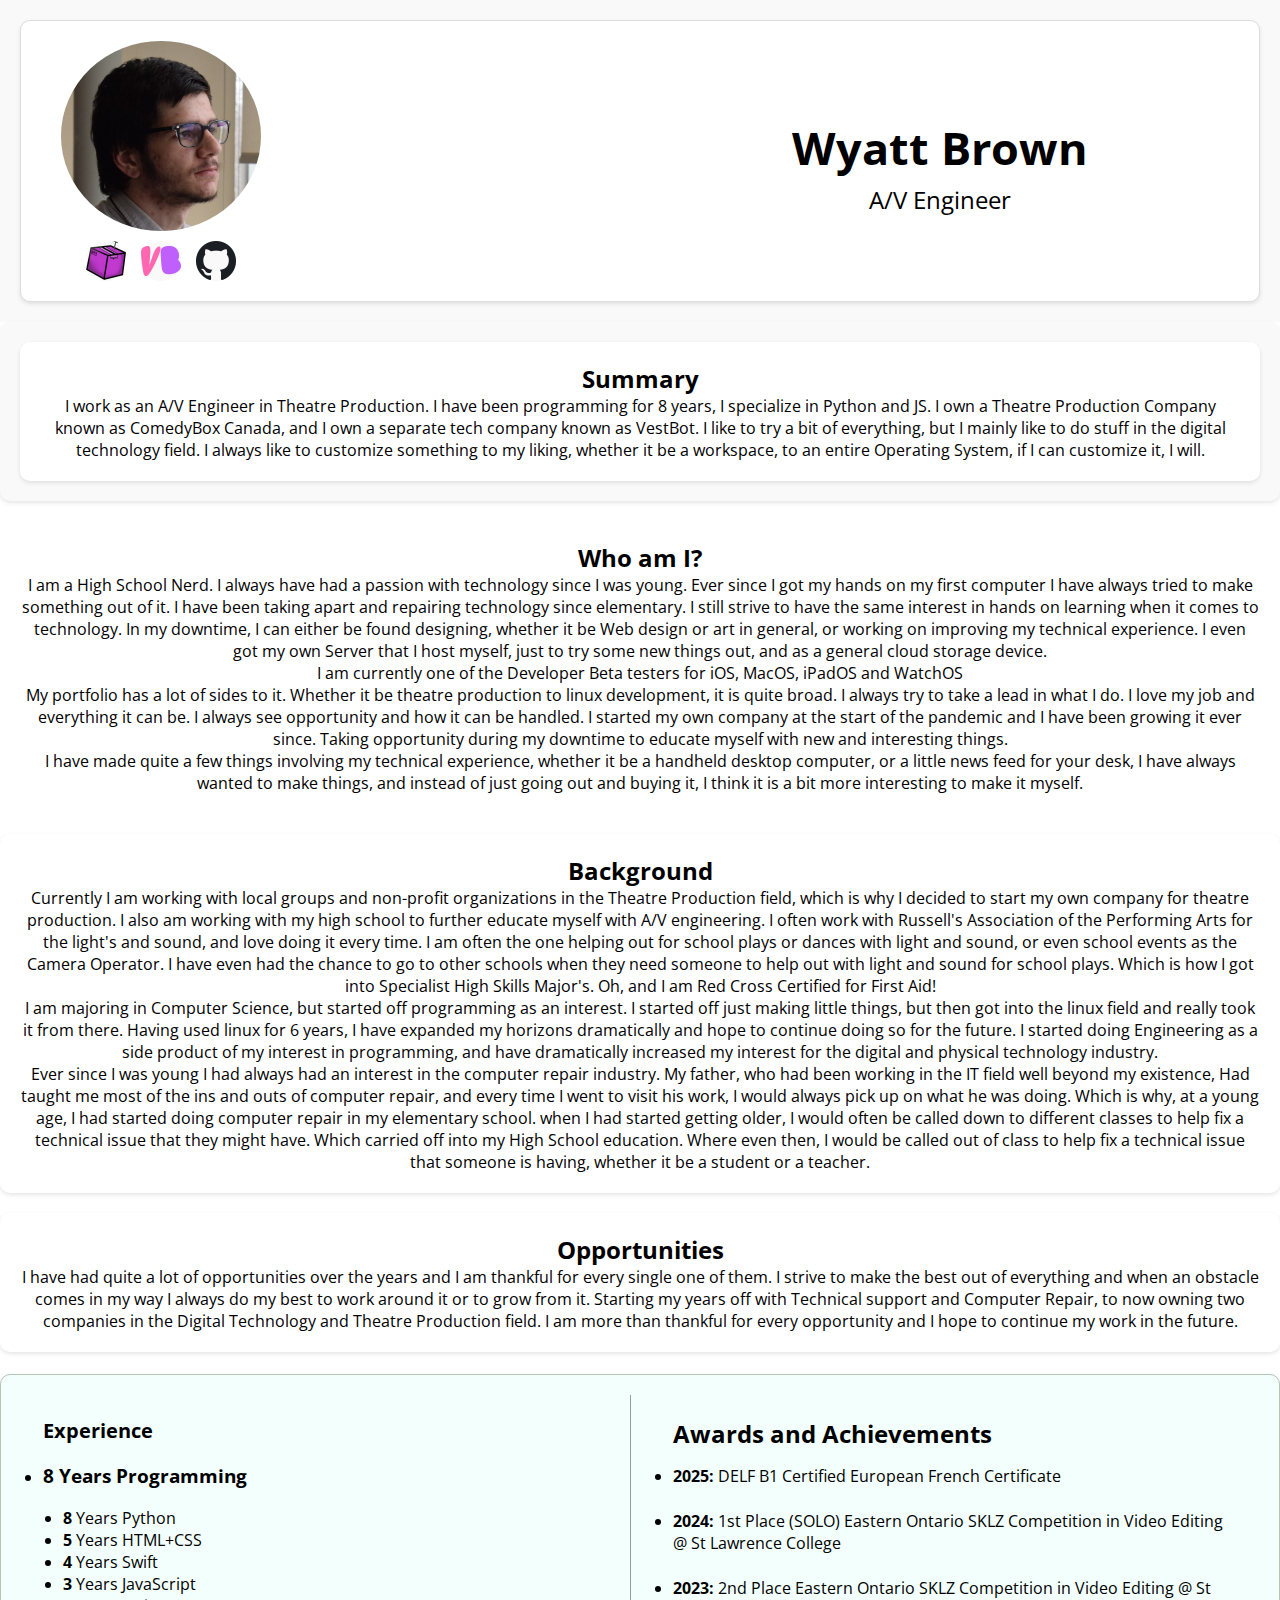
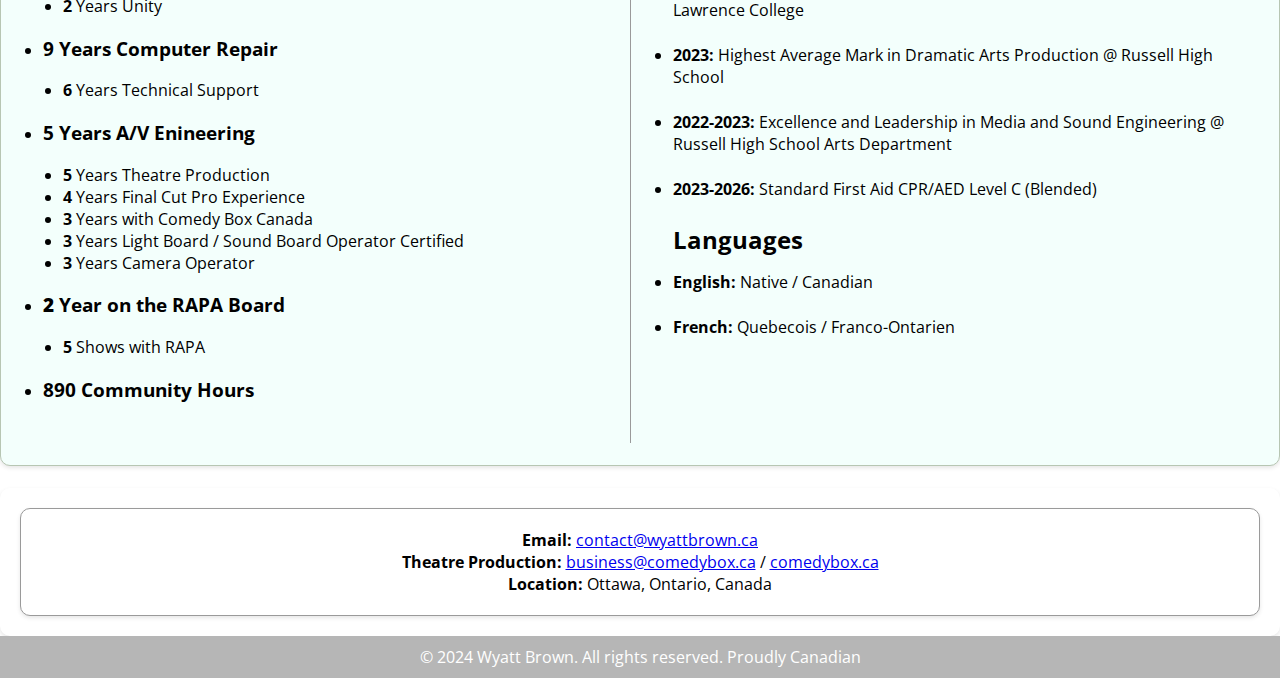
<file: index.html>
<!DOCTYPE html>
<html lang="en">
    <!-- Last updated 9th December, 2024 @ 10:25 EST -->
<head>
    <meta charset="UTF-8">
    <meta name="viewport" content="width=device-width, initial-scale=1.0">
    <link rel="icon" type="image/x-icon" href="/favicon.png">
    <link rel="stylesheet" href="https://fonts.googleapis.com/css?family=Open+Sans:400,600,700&display=swap">
    <link rel="stylesheet" href="styles.css">
    <title>Wyatt Brown</title>
</head>
<body>
<a rel="me" href="https://social.vestbot.ca/@Wyatt"></a>
<div class="header-content">
    <div class="content-section window">
        <div class="left-section">
            <img src="ICON.jpeg" alt="Wyatt Brown" class="profile-photo">
         <div class="social-icons">
    <a href="https://comedybox.ca" class="social-icon">
        <img src="cb.png" alt="ComedyBox">
    </a>
    <a href="https://www.vestbot.ca" class="social-icon">
        <img src="vb.png" alt="VestBot">
    </a>
   <a href="#" class="social-icon">
        <img src="Github.png" alt="GitHub">
    </a>
</div>
        </div>
        <div class="right-section">
            <div class="name-job">
                <div class="name">Wyatt Brown</div>
                <div class="job-title">A/V Engineer</div>
            </div>
        </div>
    </div>
</div>


<section class="summary-section">
    <div class="summary-window">
        <h2>Summary</h2>
        <p>I work as an A/V Engineer in Theatre Production. I have been programming for 8 years, I specialize in Python and JS. I own a Theatre Production Company known as ComedyBox Canada, and I own a separate tech company known as VestBot. I like to try a bit of everything, but I mainly like to do stuff in the digital technology field. I always like to customize something to my liking, whether it be a workspace, to an entire Operating System, if I can customize it, I will.</p>
    </div>
</section>


<section class="bio-section">
    <div class="bio-window">
        <h2>Who am I?</h2>
        <p>I am a High School Nerd. I always have had a passion with technology since I was young. Ever since I got my hands on my first computer I have always tried to make something out of it. I have been taking apart and repairing technology since elementary. I still strive to have the same interest in hands on learning when it comes to technology. In my downtime, I can either be found designing, whether it be Web design or art in general, or working on improving my technical experience. I even got my own Server that I host myself, just to try some new things out, and as a general cloud storage device.</p>
<p>I am currently one of the Developer Beta testers for iOS, MacOS, iPadOS and WatchOS</p>
<p>My portfolio has a lot of sides to it. Whether it be theatre production to linux development, it is quite broad. I always try to take a lead in what I do. I love my job and everything it can be. I always see opportunity and how it can be handled. I started my own company at the start of the pandemic and I have been growing it ever since. Taking opportunity during my downtime to educate myself with new and interesting things.</p>
<p>I have made quite a few things involving my technical experience, whether it be a handheld desktop computer, or a little news feed for your desk, I have always wanted to make things, and instead of just going out and buying it, I think it is a bit more interesting to make it myself.</p>
    </div>
</section>

<section class="bac-section">
    <div class="bac-window">
        <h2>Background</h2>
        <p>Currently I am working with local groups and non-profit organizations in the Theatre Production field, which is why I decided to start my own company for theatre production. I also am working with my high school to further educate myself with A/V engineering. I often work with Russell's Association of the Performing Arts for the light's and sound, and love doing it every time. I am often the one helping out for school plays or dances with light and sound, or even school events as the Camera Operator. I have even had the chance to go to other schools when they need someone to help out with light and sound for school plays. Which is how I got into Specialist High Skills Major's. Oh, and I am Red Cross Certified for First Aid!</p>
<p>I am majoring in Computer Science, but started off programming as an interest. I started off just making little things, but then got into the linux field and really took it from there. Having used linux for 6 years, I have expanded my horizons dramatically and hope to continue doing so for the future. I started doing Engineering as a side product of my interest in programming, and have dramatically increased my interest for the digital and physical technology industry.</p>
<p>Ever since I was young I had always had an interest in the computer repair industry. My father, who had been working in the IT field well beyond my existence, Had taught me most of the ins and outs of computer repair, and every time I went to visit his work, I would always pick up on what he was doing. Which is why, at a young age, I had started doing computer repair in my elementary school. when I had started getting older, I would often be called down to different classes to help fix a technical issue that they might have. Which carried off into my High School education. Where even then, I would be called out of class to help fix a technical issue that someone is having, whether it be a student or a teacher.</p>
    </div>
</section>


<section class="bac-section">
    <div class="bac-window">
        <h2>Opportunities</h2>
        <p>I have had quite a lot of opportunities over the years and I am thankful for every single one of them. I strive to make the best out of everything and when an obstacle comes in my way I always do my best to work around it or to grow from it. Starting my years off with Technical support and Computer Repair, to now owning two companies in the Digital Technology and Theatre Production field. I am more than thankful for every opportunity and I hope to continue my work in the future.</p>
    </div>
</section>


<section class="skills-achievements-section">
    <div class="skills-window">
        <div class="skills">
            <h2>Experience</h2>
            <ul>
                <li>
                    <h3>8 Years Programming</h3>
                    <ul class="sub-skills">
                        <li><strong>8</strong> Years Python</li>
                        <li><strong>5</strong> Years HTML+CSS</li>
                        <li><strong>4</strong> Years Swift</li>
                        <li><strong>3</strong> Years JavaScript</li>
                        <li><strong>2</strong> Years Unity</li>
                        <!-- Add more subskills here -->
                    </ul>
                </li>
                <li>
                    <h3>9 Years Computer Repair</h3>
                    <ul class="sub-skills">
                        <li><strong>6</strong> Years Technical Support</li>
                        <!-- Add more subskills here -->
                    </ul>
                </li>

                <li>
                    <h3>5 Years A/V Enineering</h3>
                    <ul class="sub-skills">
                        <li><strong>5</strong> Years Theatre Production</li>
                        <li><strong>4</strong> Years Final Cut Pro Experience</li>
                        <li><strong>3</strong> Years with Comedy Box Canada</li>
                        <li><strong>3</strong> Years Light Board / Sound Board Operator Certified</li>
                        <li><strong>3</strong> Years Camera Operator</li>
                        <!-- Add more subskills here -->
                    </ul>
                </li>
                <li>
                <h3><strong>2</strong> Year on the RAPA Board</h3>
                <ul class="sub-skills">
                    <li><strong>5</strong> Shows with RAPA</li>
                    <!-- Add more subskills here -->
                </ul>
                </li>
                <li>
                    <h3>890 Community Hours</h3>
                        <!-- Add more subskills here -->
                </li>
                <!-- Add more main skills here -->
            </ul>
        </div>
    </div>

    <div class="achievements-window">
        <h2>Awards and Achievements</h2>
            <ul class="achievements">
                <li><strong>2025:</strong> DELF B1 Certified European French Certificate</li>
                <li><strong>2024:</strong> 1st Place (SOLO) Eastern Ontario SKLZ Competition in Video Editing @ St Lawrence College</li>
                <li><strong>2023:</strong> 2nd Place Eastern Ontario SKLZ Competition in Video Editing @ St Lawrence College</li>
                <li><strong>2023:</strong> Highest Average Mark in Dramatic Arts Production @ Russell High School</li>
                <li><strong>2022-2023:</strong> Excellence and Leadership in Media and Sound Engineering @ Russell High School Arts Department</li>
                <li><strong>2023-2026:</strong> Standard First Aid CPR/AED Level C (Blended)</li> 
                <!-- Add more achievements here -->
            </ul>
<h2>Languages</h2>
<ul class="achievements">
<li> <Strong> English:</strong> Native / Canadian </li>
<li> <strong> French:</strong> Quebecois / Franco-Ontarien </li>
        </div>
    </div>
</section>


<section class="contact-section">
    <div class="contact-window">
        <div class="contact-info">
            <p><strong>Email:</strong> <a href="mailto:contact@wyattbrown.ca"> contact@wyattbrown.ca</a></p>
            <p><strong>Theatre Production:</strong> <a href="mailto:business@comedybox.ca"> business@comedybox.ca</a> / <a href="https://comedybox.ca"> comedybox.ca</a> </p>
            <p><strong>Location:</strong> Ottawa, Ontario, Canada</p>
        </div>
    </div>
</section>


<footer class="footer-section">
    <div class="footer-content">
        <div class="copyright">
            <p>&copy; 2024 Wyatt Brown. All rights reserved. Proudly Canadian</p>
        </div>
    </div>
</footer>


</body>
</html>
</file>
<file: styles.css>
/*VestBot CA 2024, Written and hosted by Wyatt Henri Brown for use on the wyattbrown.ca website. */
/* Reset some default styles for consistency */
body, h1, h2, p, ul {
    margin: 0;
    padding: 0;
}
/* Apply background color to the whole page */
body {
    background-color: #fff; /* Set the desired background color for the whole page */
    font-family: 'Open Sans', sans-serif;
}


/* Basic styling */
.header-content {
    display: flex;
    flex-direction: column; /* Stack elements vertically on smaller screens */
    align-items: center;
    padding: 20px;
    background-color: #f9f9f9; /* Set your desired background color */
    border-bottom: 0px solid #f9f9f9; /* Add a border at the bottom of the header */
    transition: max-width 0.3s ease-in-out; /* Add a smooth transition for the photo size */
}

.profile-photo {
    max-width: 200px; /* Adjust photo size for smaller screens */
    width: 100%; /* Make the photo responsive */
    height: auto;
    border-radius: 50%;
    margin-bottom: 10px; /* Add spacing between photo and name */
    transition: max-width 0.3s ease-in-out; /* Add a smooth transition for the photo size */
}

.name-job {
    text-align: center;
    transition: text-align 0.3s ease-in-out; /* Add a smooth transition for text alignment */
}
.name {
    font-size: 28px;
    margin-top: 10px; /* Add spacing between photo and name */
    font-weight: bold; /* Add font weight */
    transition: font-size 0.3s ease-in-out; /* Add a smooth transition for font size */
}
.job-title {
    font-size: 18px;
    margin-top: 5px; /* Add spacing between name and job title */
    transition: font-size 0.3s ease-in-out; /* Add a smooth transition for font size */
}

.social-icons {
    display: flex;
    justify-content: center;
    margin-top: 20px;
    margin-left: 25px;
}
.social-icons a {
    margin-right: 15px;
    display: inline-block;
}


.summary-section {
    margin: 0 auto; /* Adjust the top margin to move it closer to the header */
    padding: 20px;
    background-color: #f9f9f9; /* Set your desired background color */
    box-shadow: 0 2px 4px rgba(0, 0, 0, 0.1); /* Add a subtle shadow */
    border-radius: 10px; /* Add rounded corners */
}
.summary-window {
    background-color: #fff; /* Set background color for the summary window */
    padding: 20px;
    border-radius: 10px; /* Add rounded corners */
    box-shadow: 0 2px 4px rgba(0, 0, 0, 0.1); /* Add a subtle shadow */
    text-align: center; /* Center the content */
}


.bio-section {
    margin: 20px auto;
    padding: 20px;
    background-color: #fff; /* Set background color for the biography section */
    text-align: center; /* Center the content */
}
.bac-section {
    margin: 20px auto;
    padding: 20px;
    background-color: #fff; /* Set background color for the biography section */
        box-shadow: 0 2px 4px rgba(0, 0, 0, 0.1); /* Add a subtle shadow */
    border-radius: 10px; /* Add rounded corners */
    text-align: center; /* Center the content */
    border-radius: 0.5px solid #9a9a9a;
}


.blurb-section {
    margin: 20px auto;
    padding: 20px;
    background-color: #fff; /* Set background color for the blurb window */
    box-shadow: 0 2px 4px rgba(0, 0, 0, 0.1); /* Add a subtle shadow */
    border-radius: 10px; /* Add rounded corners */
}


.skills-achievements-section {
    display: flex;
    justify-content: space-between;
    align-items: flex-start; /* Align items at the top */
    margin: 22px auto;
    padding: 20px;
    background-color: #f3fffc; /* Set background color for the skills and achievements windows */
    box-shadow: 0 2px 4px rgba(0, 0, 0, 0.1); /* Add a subtle shadow */
    border-radius: 10px; /* Add rounded corners */
    border: 1px solid #b7c6b3; /* Add border to the entire section */
}

.skills-window,
.achievements-window {
    flex: 1; /* Occupy equal width for both windows */
    padding: 22px; /* Add padding to the windows */
    margin-bottom: 2px; /* Adjust the margin as needed */
}
.skills-window {
    border-right: 1px solid #9a9a9a; /* Add a vertical border to the right */
    margin-right: 20px; /* Add margin to the right for spacing */
}

.achievements {
    margin-top: 15px; /* Add spacing between heading and the achievements */
}
.achievements li {
    margin-bottom: 23px; /* Add spacing between individual achievements */
}

.skills h2,
.achievements h2 {
    font-weight: bold; /* Make headings bold */
    font-size: 20px; /* Adjust the font size as needed */
    margin-bottom: 14px; /* Add spacing below the headings */
    margin-bottom: 15px; /* Add spacing between individual achievements */
}
.sub-skills {
    margin-left: 20px;
    list-style: disc;
    font-size: 16px;
}


.contact-section {
    margin: 0px auto;
    margin-top: 2px; /* Adjust the margin as needed */
    padding: 20px;
    background-color: #ffffff; /* Set the background color for the contact window */
    box-shadow: 0 2px 4px rgba(0, 0, 0, 0.1); /* Add a subtle shadow */
    border-radius: 10px; /* Add rounded corners */
}
.contact-window {
    background-color: #fff; /* Set background color for the contact window */
    padding: 20px;
    border-radius: 10px; /* Add rounded corners */
    box-shadow: 0 2px 4px rgba(0, 0, 0, 0.1); /* Add a subtle shadow */
    text-align: center; /* Center the content */
    border: 0.5px solid #9a9a9a;
}

.footer-section {
    margin-top: 0px; /* Adjust the margin as needed */
    background-color: #b6b6b6;
    color: #fff;
    text-align: center;
    padding: 10px;
}
.footer-content {
    display: flex;
    justify-content: center;
    align-items: center;
    flex-wrap: wrap;
}
.footer p {
    margin: 5px;
}
.proudly-canadian p {
    font-size: 14px; /* Adjust the size as needed */
}


/* ... Other styling ... */
/* Apply window styling */
.window {
    background-color: #ffffff;
    padding: 20px;
    border-radius: 10px;
    box-shadow: 0 2px 4px rgba(0, 0, 0, 0.1);
    margin: 20px auto;
    text-align: center; /* Center the content */
    border: 1px solid #ddd; /* Add border to the entire section */
}

/* Media query for bigger screens (desktop) */
@media screen and (min-width: 768px) {
    .header-content {
        flex-direction: row;
        justify-content: space-between;
        align-items: center;
    }

    .content-section {
        display: flex; /* Display the sections side by side */
        align-items: center; /* Center align content vertically */
        width: 100%; /* Expand to full width */
        margin: 0 auto; /* Center align content horizontally */
    }

    .left-section {
        flex: 1; /* Distribute space equally between sections */
        padding: 0 20px; /* Add padding to each section */
        text-align: left; /* Align content to the left */
        display: flex;
        flex-direction: column;
        align-items: flex-start; /* Align children to the left */
    }

    .right-section {
        flex: 1; /* Distribute space equally between sections */
        padding: 0 20px; /* Add padding to each section */
        text-align: right; /* Align content to the right */
    }

    .profile-photo {
        max-width: 200px; /* Adjust the max width for the photo */
        margin-bottom: 0;
        transition: max-width 0.3s ease-in-out;
    }

    .name {
        font-size: 45px; /* Adjust font size for bigger screens */
        font-weight: bold; /* Add font weight */
        margin-top: 10px; /* Add spacing above the name */
    }

    .job-title {
        font-size: 24px; /* Adjust font size for bigger screens */
    }
    .social-icons {
        margin-top: 10px; /* Add spacing above social icons */
        display: flex;
        align-items: center; /* Align icons vertically */
    }

    .social-icon {
        width: 40px; /* Set the desired width for the social icons */
        height: 40px; /* Set the desired height for the social icons */
        margin-right: 10px; /* Add spacing between icons */
        display: flex;
        justify-content: center;
        align-items: center;
        border-radius: 50%; /* Add rounded corners for circular icons */
        background-color: #f9f9f9; /* Add a background color to the icons */
    }


    .social-icons {
        margin-top: 10px; /* Add spacing above social icons */
        display: flex;
        align-items: center; /* Align icons vertically */
    }

    .social-icon {
        width: 40px; /* Set the desired width for the social icons */
        height: 40px; /* Set the desired height for the social icons */
        margin-right: 10px; /* Add spacing between icons */
    }

    .social-icon img {
        max-width: 100%;
        max-height: 100%;
        object-fit: contain; /* Scale down the image to fit within the specified dimensions */
    }

/* Media query for smaller screens */
@media screen and (max-width: 767px) {
    .social-icons .social-icon {
        width: 30px; /* Adjust the width for smaller screens */
        height: 30px; /* Adjust the height for smaller screens */
    }
}
}
</file>
